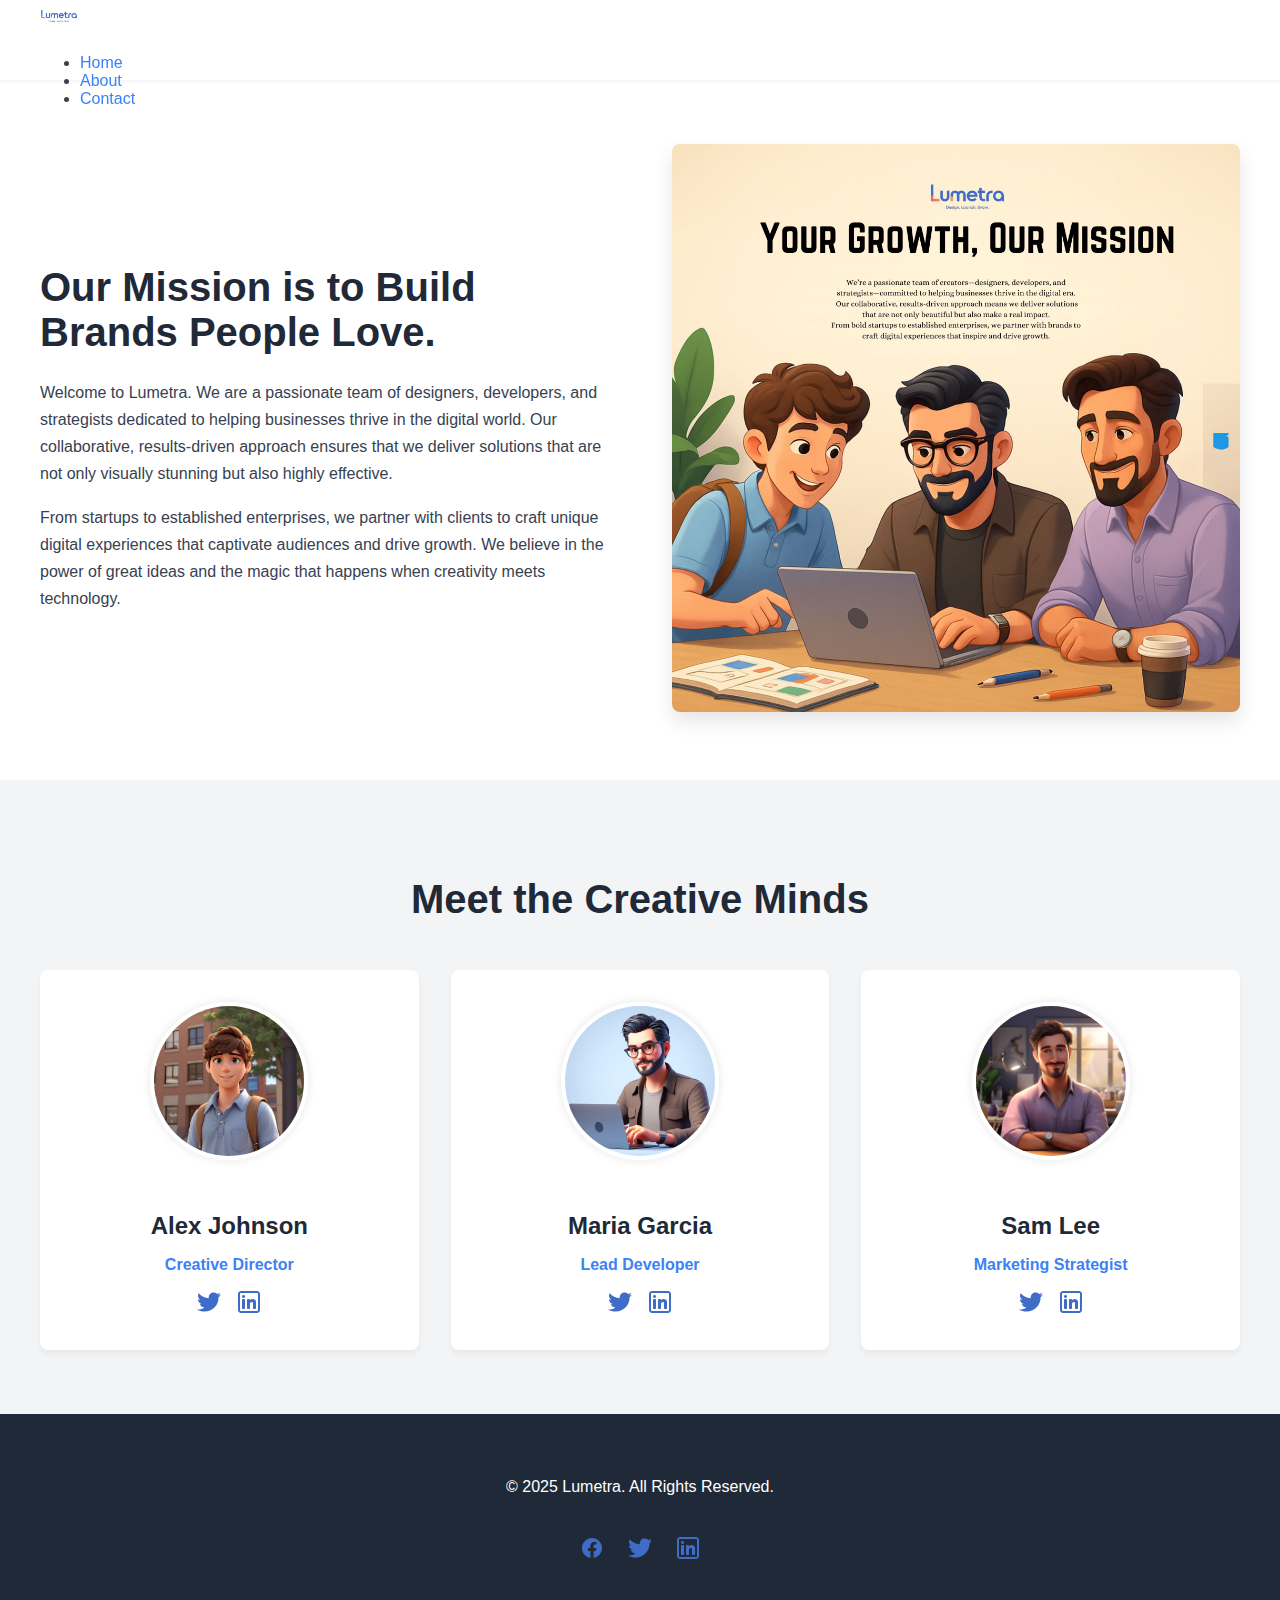
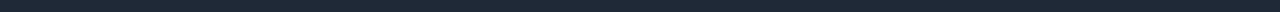
<file: about.html>
<!DOCTYPE html>
<html lang="en">
<head>
    <meta charset="UTF-8">
    <meta name="viewport" content="width=device-width, initial-scale=1.0">
    <title>About Us - Lumetra</title>
    <link rel="stylesheet" href="css/style.css">
    <link rel="icon" type="image/x-icon" href="icons/favicon.ico">
</head>
<body>

    <!-- FULL NAVBAR HTML -->
    <header class="navbar">
        <div class="container">
            <a href="index.html" class="logo">
                <img src="icons/logo.png" alt="Lumetra Logo">
            </a>
            <ul class="nav-links">
                <li><a href="index.html">Home</a></li>
                <li><a href="about.html">About</a></li>
                <li><a href="contact.html">Contact</a></li>
            </ul>
        </div>
    </header>

    <main>
        <!-- About Section -->
        <section class="about-us-page">
            <div class="container">
                <div class="about-section-container">
                    <div class="about-text">
                        <h2>Our Mission is to Build Brands People Love.</h2>
                        <p>Welcome to Lumetra. We are a passionate team of designers, developers, and strategists dedicated to helping businesses thrive in the digital world. Our collaborative, results-driven approach ensures that we deliver solutions that are not only visually stunning but also highly effective.</p>
                        <p>From startups to established enterprises, we partner with clients to craft unique digital experiences that captivate audiences and drive growth. We believe in the power of great ideas and the magic that happens when creativity meets technology.</p>
                    </div>
                    <div class="about-image">
                        <!-- Add a real image named "about-us-image.jpg" to your /public/img/ folder -->
                        <img src="img/about-us-image.jpg" alt="Lumetra team collaborating in a modern office">
                    </div>
                </div>
            </div>
        </section>

        <!-- Team Section -->
        <section class="team">
            <div class="container">
                <h2>Meet the Creative Minds</h2>
                <div class="team-members">
                    <div class="team-member">
                        <img src="img/team-1.jpg" alt="Team Member Alex Johnson">
                        <h3>Alex Johnson</h3>
                        <p class="role">Creative Director</p>
                        <div class="social-links">
                             <a href="#"><img src="icons/twitter.svg" alt="Twitter"></a>
                             <a href="#"><img src="icons/linkedin.svg" alt="LinkedIn"></a>
                        </div>
                    </div>
                    <div class="team-member">
                        <img src="img/team-2.jpg" alt="Team Member Maria Garcia">
                        <h3>Maria Garcia</h3>
                        <p class="role">Lead Developer</p>
                        <div class="social-links">
                            <a href="#"><img src="icons/twitter.svg" alt="Twitter"></a>
                             <a href="#"><img src="icons/linkedin.svg" alt="LinkedIn"></a>
                        </div>
                    </div>
                    <div class="team-member">
                        <img src="img/team-3.jpg" alt="Team Member Sam Lee">
                        <h3>Sam Lee</h3>
                        <p class="role">Marketing Strategist</p>
                        <div class="social-links">
                             <a href="#"><img src="icons/twitter.svg" alt="Twitter"></a>
                            <a href="#"><img src="icons/linkedin.svg" alt="LinkedIn"></a>
                        </div>
                    </div>
                </div>
            </div>
        </section>
    </main>

    <!-- FULL FOOTER HTML -->
    <footer>
        <div class="container">
            <p>© 2025 Lumetra. All Rights Reserved.</p>
            <div class="social-icons">
                <a href="#"><img src="icons/facebook.svg" alt="Facebook"></a>
                <a href="#"><img src="icons/twitter.svg" alt="Twitter"></a>
                <a href="#"><img src="icons/linkedin.svg" alt="LinkedIn"></a>
            </div>
        </div>
    </footer>

    <script src="js/main.js"></script>
</body>
</html>
</file>
<file: css/style.css>
/* ==========================================================================
   FINAL, COMPLETE, & STABLE STYLESHEET FOR LUMETRA AGENCY
   (Includes all features and bug fixes)
   ========================================================================== */

/* --- 1. Root, Body, and Basic Styles --- */
:root {
    --primary-color: #3b82f6;
    --secondary-color: #1f2937;
    --background-color: #f9fafb;
    --text-color: #374151;
    --white: #ffffff;
    --light-gray: #f3f4f6;
}
body {
    font-family: -apple-system, BlinkMacSystemFont, "Segoe UI", Roboto, Helvetica, Arial, sans-serif;
    margin: 0;
    background-color: var(--background-color);
    color: var(--text-color);
    padding-top: 80px;
    box-sizing: border-box;
}
.container {
    max-width: 1200px;
    margin: 0 auto;
    padding: 0 20px;
}
h1, h2, h3, h4 {
    color: var(--secondary-color);
    font-weight: 700;
}
section {
    padding: 4rem 0;
}
a {
    text-decoration: none;
    color: var(--primary-color);
}
.cta-button {
    background-color: var(--primary-color);
    color: var(--white) !important;
    padding: 1rem 2rem;
    text-decoration: none;
    border-radius: 5px;
    font-weight: bold;
    transition: background-color 0.3s;
    border: none;
    cursor: pointer;
    display: inline-block;
}
.cta-button:hover {
    background-color: #2563eb;
}
.form-group {
    margin-bottom: 1.5rem;
}
.form-group label {
    display: block;
    margin-bottom: 0.5rem;
    font-weight: 600;
}

/* --- 2. Navbar & Mobile Menu --- */
.navbar {
    background-color: rgba(255, 255, 255, 0.9);
    backdrop-filter: blur(10px);
    -webkit-backdrop-filter: blur(10px);
    box-shadow: 0 2px 4px rgba(0,0,0,0.05);
    padding: 0 20px;
    position: fixed;
    top: 0;
    left: 0;
    width: 100%;
    z-index: 1000;
    height: 80px;
    box-sizing: border-box;
}
.navbar-container {
    display: flex;
    justify-content: space-between;
    align-items: center;
    height: 100%;
}
.logo img {
    height: 38px;
    vertical-align: middle;
}
.nav-desktop {
    display: flex;
    gap: 1.5rem;
}
.nav-desktop a {
    text-decoration: none;
    color: var(--text-color);
    font-weight: 600;
    padding: 0.5rem 1rem;
    border-radius: 6px;
    transition: color 0.3s, background-color 0.3s;
}
.nav-desktop a:hover {
    color: var(--primary-color);
    background-color: rgba(59, 130, 246, 0.1);
}
.hamburger-menu {
    display: none;
    cursor: pointer;
    flex-direction: column;
    gap: 5px;
    padding: 10px;
}
.hamburger-menu .bar {
    width: 25px;
    height: 3px;
    background-color: var(--secondary-color);
    border-radius: 5px;
    transition: all 0.3s ease-in-out;
}
.nav-mobile {
    display: none;
    background-color: var(--white);
    position: absolute;
    top: 80px;
    left: 0;
    width: 100%;
    flex-direction: column;
    text-align: center;
    box-shadow: 0 8px 16px rgba(0,0,0,0.1);
}
.nav-mobile a {
    color: var(--secondary-color);
    padding: 1.5rem;
    text-decoration: none;
    display: block;
    font-weight: 600;
    border-top: 1px solid var(--light-gray);
}
.nav-mobile a:hover {
    background-color: var(--light-gray);
}
.hamburger-menu.active .bar:nth-child(1) { transform: rotate(45deg) translate(5px, 5px); }
.hamburger-menu.active .bar:nth-child(2) { opacity: 0; }
.hamburger-menu.active .bar:nth-child(3) { transform: rotate(-45deg) translate(7px, -6px); }
.nav-mobile.active { display: flex; }

/* --- 3. Hero & Basic Sections --- */
.hero {
    background-size: cover;
    background-position: center;
    position: relative;
    text-align: center;
    color: var(--white);
    padding-top: 8rem;
    padding-bottom: 8rem;
}
.hero::before {
    content: '';
    position: absolute;
    top: 0;
    left: 0;
    width: 100%;
    height: 100%;
    background: linear-gradient(45deg, rgba(29, 78, 216, 0.5), rgba(124, 58, 237, 0.4));
}
.hero .container {
    position: relative;
}
.hero h1 {
    font-size: 3.5rem;
    margin-bottom: 1rem;
    color: var(--white);
    text-shadow: 2px 2px 4px rgba(0,0,0,0.3);
}
.hero p {
    font-size: 1.2rem;
    margin-bottom: 2rem;
    max-width: 600px;
    margin-left: auto;
    margin-right: auto;
    text-shadow: 1px 1px 3px rgba(0,0,0,0.3);
}
.services, .portfolio, .testimonials {
    text-align: center;
}
.services h2, .portfolio h2, .testimonials h2 {
    font-size: 2.5rem;
    margin-bottom: 3rem;
}
.service-cards {
    display: grid;
    grid-template-columns: repeat(auto-fit, minmax(250px, 1fr));
    gap: 2rem;
}
.card {
    background-color: var(--white);
    padding: 2.5rem 2rem;
    border-radius: 8px;
    box-shadow: 0 4px 6px rgba(0,0,0,0.05);
    transition: transform 0.3s ease, box-shadow 0.3s ease;
}
.card:hover {
    transform: translateY(-10px);
    box-shadow: 0 10px 20px rgba(0,0,0,0.1);
}
.card-icon {
    height: 50px;
    width: 50px;
    object-fit: contain;
    margin-bottom: 1.5rem;
}
.card h3 {
    margin-bottom: 0.5rem;
    font-size: 1.25rem;
}

/* --- 4. Portfolio & Project Detail --- */
.portfolio-gallery {
    display: grid;
    grid-template-columns: repeat(auto-fit, minmax(300px, 1fr));
    gap: 2rem;
    text-align: left;
}
.portfolio-card {
    background: var(--white);
    border-radius: 8px;
    box-shadow: 0 4px 10px rgba(0,0,0,0.07);
    overflow: hidden;
    transition: transform 0.3s ease, box-shadow 0.3s ease;
    display: block;
    color: var(--text-color);
}
.portfolio-card:hover {
    transform: translateY(-10px);
    box-shadow: 0 12px 24px rgba(0,0,0,0.12);
}
.portfolio-card img {
    width: 100%;
    aspect-ratio: 16 / 10;
    object-fit: cover;
    display: block;
}
.portfolio-card-content {
    padding: 1.5rem;
}
.portfolio-card-content .category {
    display: inline-block;
    background-color: rgba(59, 130, 246, 0.1);
    color: var(--primary-color);
    padding: 0.25rem 0.75rem;
    border-radius: 12px;
    font-size: 0.8rem;
    font-weight: 600;
    margin-bottom: 1rem;
}
.portfolio-card-content h3 {
    margin: 0 0 0.5rem 0;
    font-size: 1.25rem;
}
.portfolio-view-all {
    text-align: center;
    margin-top: 3rem;
}
.project-detail-header {
    text-align: center;
    padding: 4rem 0;
    background-color: var(--light-gray);
}
.project-detail-header h1 {
    font-size: 3rem;
    margin: 0;
}
.project-detail-header .category {
    display: inline-block;
    background-color: rgba(59, 130, 246, 0.1);
    color: var(--primary-color);
    padding: 0.25rem 0.75rem;
    border-radius: 12px;
    font-size: 1rem;
    font-weight: 600;
    margin-top: 1rem;
}
.project-detail-content {
    display: grid;
    grid-template-columns: 2fr 1fr;
    gap: 3rem;
    margin-top: 4rem;
    align-items: start; /* This is the fix for the layout */
}
.project-description p {
    line-height: 1.8;
    font-size: 1.1rem;
    white-space: pre-wrap; /* This preserves line breaks from the textarea */
}
.project-gallery img {
    width: 100%;
    border-radius: 8px;
    margin-bottom: 1rem;
    box-shadow: 0 4px 15px rgba(0,0,0,0.1);
}
.project-testimonial-box {
    background: var(--white);
    padding: 2rem;
    border-radius: 8px;
    box-shadow: 0 4px 15px rgba(0,0,0,0.08);
}
.project-testimonial-box h4 {
    margin-top: 0;
}
.project-testimonial-box blockquote {
    margin: 0 0 1rem 0;
    font-style: italic;
    font-size: 1.1rem;
    border-left: 3px solid var(--primary-color);
    padding-left: 1rem;
}
.project-testimonial-box .client-info {
    display: flex;
    align-items: center;
    gap: 1rem;
}
.project-testimonial-box .client-info img {
    width: 50px;
    height: 50px;
    border-radius: 50%;
    object-fit: cover;
}
.testimonial-slider {
    max-width: 800px;
    margin: 0 auto;
    overflow: hidden;
    position: relative;
    min-height: 250px;
}
.testimonial-slide.active {
    display: block;
    animation: fadeIn 0.5s ease-in-out;
}
@keyframes fadeIn {
    from { opacity: 0; }
    to { opacity: 1; }
}
.testimonial-slide img {
    width: 80px;
    height: 80px;
    border-radius: 50%;
    margin-bottom: 1rem;
    object-fit: cover;
}

/* --- 5. About & Contact Pages --- */
.about-us-page, .contact-page, .portfolio-page {
    background-color: var(--white);
}
.portfolio-page {
    background-color: var(--light-gray);
}
.about-section-container {
    display: grid;
    grid-template-columns: 1fr 1fr;
    gap: 4rem;
    align-items: center;
}
.about-text h2 {
    font-size: 2.5rem;
    margin-bottom: 1.5rem;
}
.about-text p {
    line-height: 1.7;
    margin-bottom: 1rem;
}
.about-image img {
    width: 100%;
    border-radius: 8px;
    box-shadow: 0 10px 20px rgba(0,0,0,0.1);
}
.team {
    text-align: center;
    background-color: var(--light-gray);
}
.team h2 {
    font-size: 2.5rem;
    margin-bottom: 3rem;
}
.team-members {
    display: grid;
    grid-template-columns: repeat(auto-fit, minmax(280px, 1fr));
    gap: 2rem;
}
.team-member {
    background-color: var(--white);
    padding: 2rem;
    border-radius: 8px;
    box-shadow: 0 4px 6px rgba(0,0,0,0.05);
    transition: transform 0.3s ease, box-shadow 0.3s ease;
}
.team-member:hover {
    transform: translateY(-10px);
    box-shadow: 0 10px 20px rgba(0,0,0,0.1);
}
.team-member > img {
    width: 150px;
    height: 150px;
    border-radius: 50%;
    object-fit: cover;
    margin-bottom: 1.5rem;
    border: 4px solid var(--white);
    box-shadow: 0 0 10px rgba(0,0,0,0.1);
}
.team-member h3 {
    font-size: 1.5rem;
    margin-bottom: 0.25rem;
}
.team-member .role {
    color: var(--primary-color);
    font-weight: 600;
    margin-bottom: 1rem;
}
.team-member .social-links {
    display: flex;
    justify-content: center;
    align-items: center;
    gap: 1rem;
}
.team-member .social-links img {
    height: 24px;
    width: 24px;
    transition: transform 0.3s;
}
.team-member .social-links a:hover img {
    transform: scale(1.2);
}
.contact-header {
    text-align: center;
    margin-bottom: 4rem;
}
.contact-header h2 {
    font-size: 2.5rem;
    margin-bottom: 1rem;
}
.contact-container {
    display: grid;
    grid-template-columns: 1fr 1.2fr;
    gap: 4rem;
    background: var(--white);
    padding: 3rem;
    border-radius: 8px;
    box-shadow: 0 10px 30px rgba(0,0,0,0.08);
}
.contact-info h3 {
    font-size: 1.75rem;
    margin-bottom: 1rem;
}
.contact-info p {
    margin-bottom: 2rem;
    line-height: 1.6;
}
.contact-info ul {
    list-style: none;
    padding: 0;
    margin: 0;
}
.contact-info li {
    display: flex;
    align-items: center;
    gap: 1rem;
    margin-bottom: 1.5rem;
}
.contact-info li img {
    height: 24px;
}
.contact-map {
    margin-top: 2rem;
    border-radius: 8px;
    overflow: hidden;
}
.contact-map img {
    width: 100%;
    height: auto;
    display: block;
}
#contact-form input, #contact-form textarea {
    width: 100%;
    padding: 1rem;
    border: 1px solid #ddd;
    border-radius: 5px;
    font-size: 1rem;
    font-family: inherit;
    box-sizing: border-box;
}
#contact-form input:focus, #contact-form textarea:focus {
    outline: 2px solid var(--primary-color);
    border-color: var(--primary-color);
}
#form-status {
    margin-top: 1rem;
    font-weight: 600;
}

/* --- 6. Footer --- */
footer {
    background-color: var(--secondary-color);
    color: var(--white);
    padding: 3rem 0;
    text-align: center;
}
footer .container {
    display: flex;
    flex-direction: column;
    align-items: center;
    gap: 1.5rem;
}
.social-icons {
    display: flex;
    gap: 1.5rem;
}
.social-icons img {
    height: 24px;
    width: 24px;
    transition: transform 0.3s;
}
.social-icons a:hover img {
    transform: scale(1.2);
}

/* --- 7. Responsive Design --- */
@media (max-width: 992px) {
    .about-section-container, .contact-container, .project-detail-content {
        grid-template-columns: 1fr;
    }
    .about-image {
        order: -1;
        margin-bottom: 2rem;
    }
}
@media (max-width: 768px) {
    body {
        padding-top: 70px;
    }
    .navbar {
        height: 70px;
    }
    .nav-
</file>
